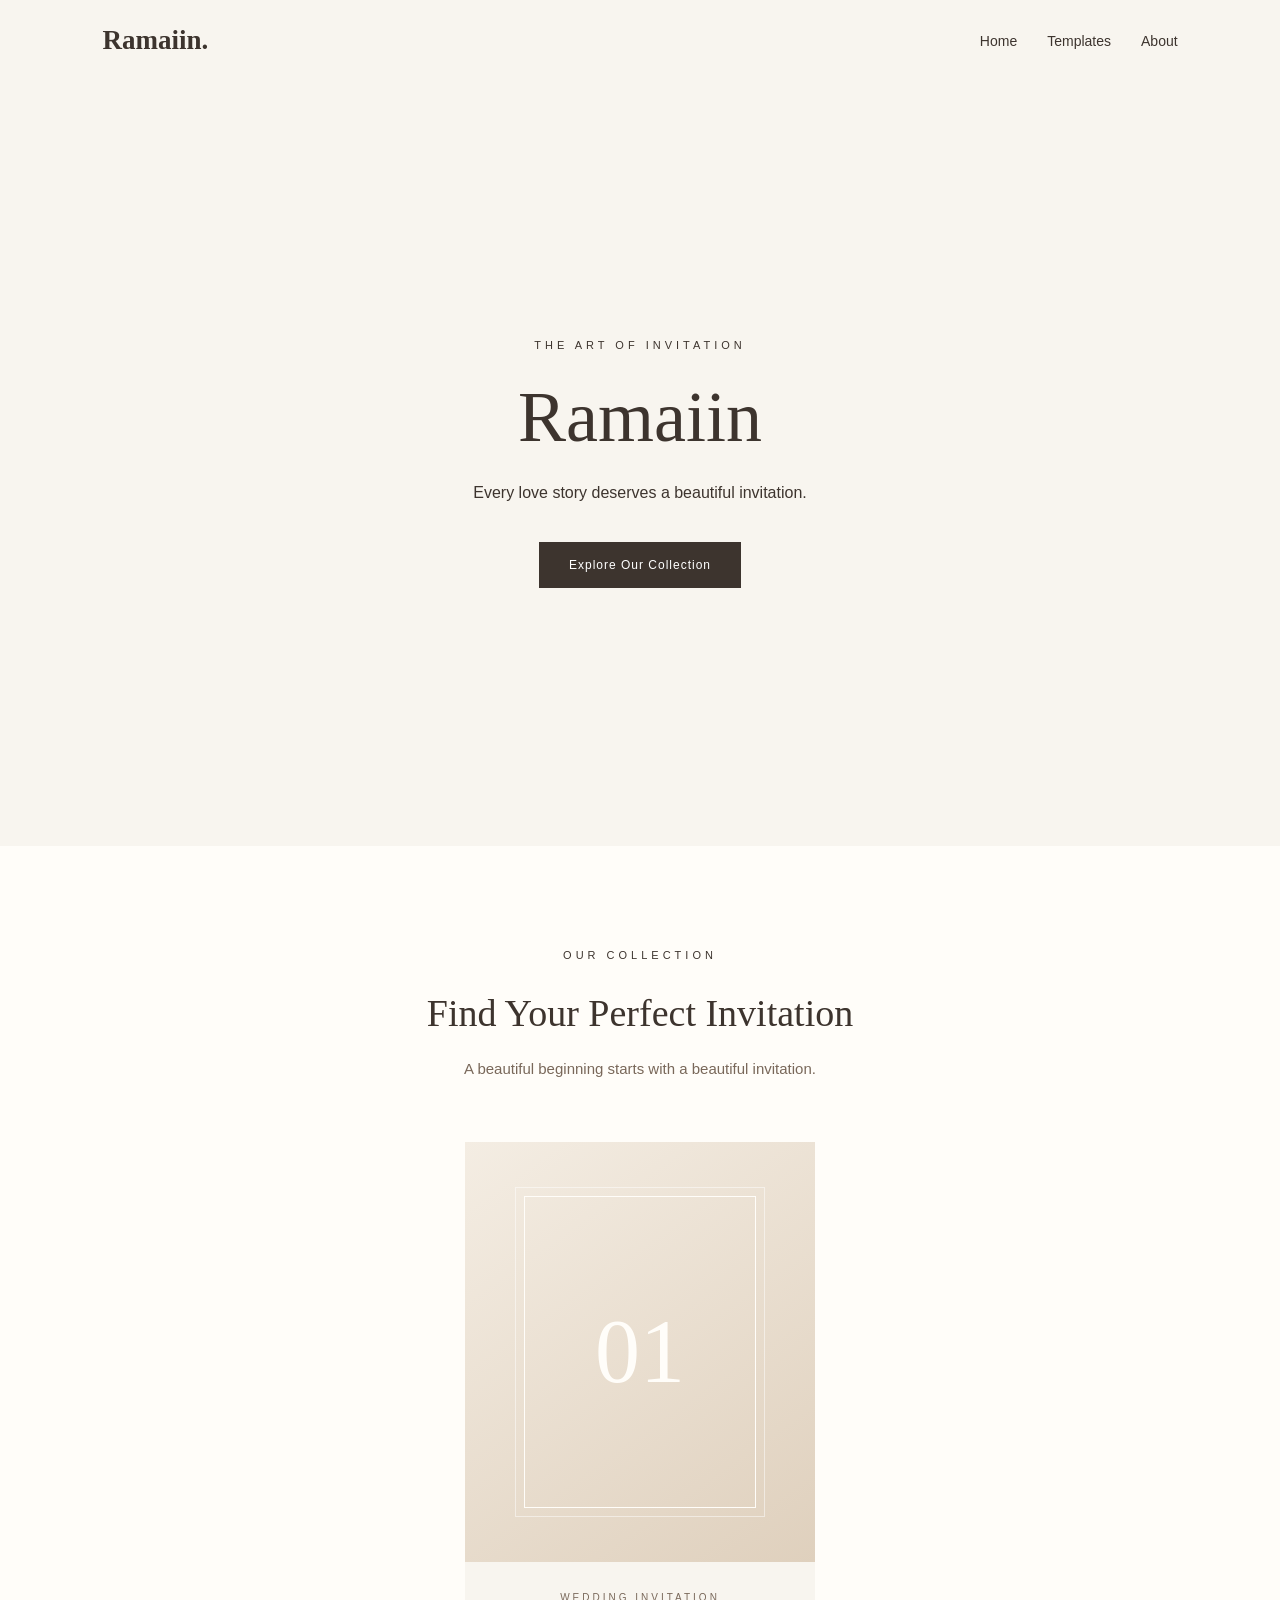
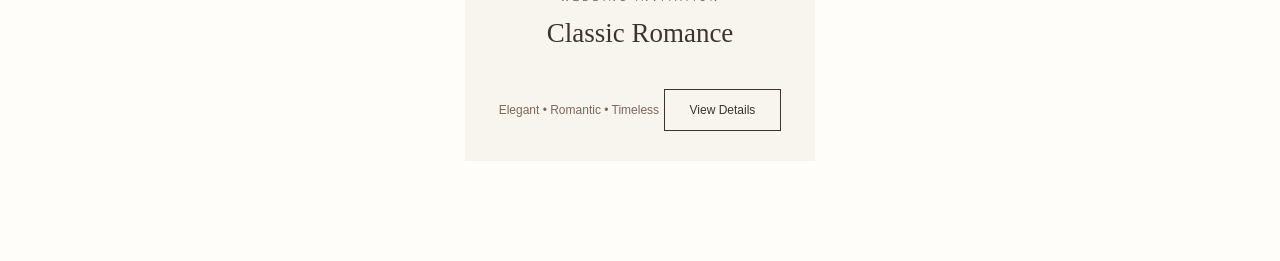
<file: index.html>
<!DOCTYPE html>
<html lang="id">
<head>
    <meta charset="UTF-8">
    <meta name="viewport" content="width=device-width, initial-scale=1.0">
    <title>Ramaiin | Digital Invitation</title>
    <link rel="stylesheet" href="style.css">
</head>

<body>

<!-- MENU NAVIGASI -->
<header>
    <nav class="navbar">
        <a href="#" class="logo">Ramaiin.</a>

        <div class="nav-links">
            <a href="#home">Home</a>
            <a href="#templates">Templates</a>
            <a href="#about">About</a>
        </div>
    </nav>
</header>

<!-- HALAMAN PEMBUKA -->
<section class="hero" id="home">
    <p class="eyebrow">THE ART OF INVITATION</p>

    <h1>Ramaiin</h1>

    <p class="description">
        Every love story deserves
        a beautiful invitation.
    </p>

    <a href="#templates" class="main-button">
        Explore Our Collection
    </a>
</section>
<!-- KATALOG TEMPLATE -->

<section class="templates" id="templates">

    <div class="section-heading">

        <p class="eyebrow">OUR COLLECTION</p>

        <h2>Find Your Perfect Invitation</h2>

        <p>

            A beautiful beginning starts

            with a beautiful invitation.

        </p>

    </div>
<!-- KARTU TEMPLATE -->
<div class="template-list">

    <div class="template-card">

        <div class="template-image">
            <span>01</span>
        </div>

        <div class="template-info">

            <p>WEDDING INVITATION</p>

            <h3>Classic Romance</h3>

            <span>Elegant • Romantic • Timeless</span>

         <a href="boy-girl.html" class="template-button">
    View Details
</a>

        </div>

    </div>

</div>
</section>
</body>
</html>
</file>
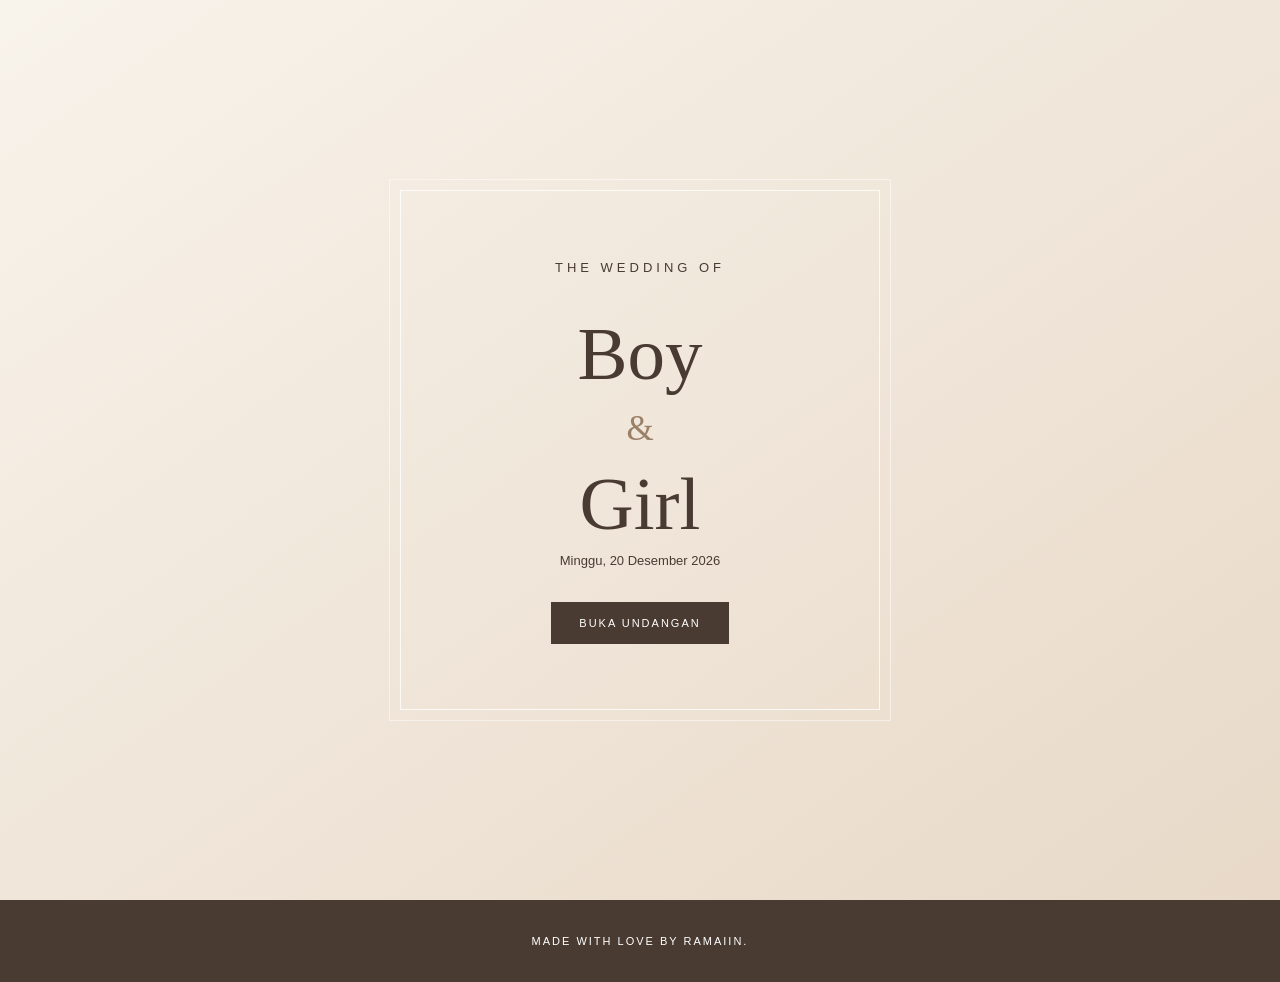
<file: boy-girl.html>
<!DOCTYPE html>
<html lang="id">
<head>
    <meta charset="UTF-8">
    <meta name="viewport" content="width=device-width, initial-scale=1.0">
    <title>The Wedding of Boy & Girl</title>
    <link rel="stylesheet" href="boy-girl.css">
</head>

<body>

    <header class="cover">
        <div class="cover-content">
            <p class="small-title">THE WEDDING OF</p>

            <h1>Boy</h1>
            <div class="ampersand">&</div>
            <h1>Girl</h1>

            <p>Minggu, 20 Desember 2026</p>

            <button class="primary-button" onclick="openInvitation()">
                BUKA UNDANGAN
            </button>
        </div>
    </header>

    <main id="invitation" hidden>

        <section class="couple-section">
            <p class="section-label">THE WEDDING INVITATION</p>
            <h2>Assalamualaikum Warahmatullahi Wabarakatuh</h2>

            <p class="intro">
                Dengan memohon rahmat dan ridho Allah SWT,
                kami mengundang teman-teman untuk hadir
                dan memberikan doa restu pada pernikahan kami.
            </p>

            <div class="couple-names">
                Boy<br>&<br>Girl
            </div>

            <p class="intro">
                Dua hati, satu tujuan, satu perjalanan baru.
            </p>
        </section>

        <section>
            <p class="section-label">SAVE THE DATE</p>
            <h2>Menuju Hari Bahagia</h2>

            <div class="countdown">
                <div class="time-box">
                    <strong id="days">00</strong>
                    <span>HARI</span>
                </div>

                <div class="time-box">
                    <strong id="hours">00</strong>
                    <span>JAM</span>
                </div>

                <div class="time-box">
                    <strong id="minutes">00</strong>
                    <span>MENIT</span>
                </div>

                <div class="time-box">
                    <strong id="seconds">00</strong>
                    <span>DETIK</span>
                </div>
            </div>
        </section>

        <section class="couple-section">
            <p class="section-label">WEDDING EVENT</p>
            <h2>Detail Acara</h2>

            <div class="event-card">
                <h3>Akad Nikah</h3>
                <p>Minggu, 20 Desember 2026</p>
                <p>Pukul 08.00 WITA - Selesai</p>
                <p>Lokasi: Nama Gedung / Tempat Acara</p>
            </div>

            <div class="event-card">
                <h3>Resepsi</h3>
                <p>Minggu, 20 Desember 2026</p>
                <p>Pukul 11.00 WITA - Selesai</p>
                <p>Lokasi: Nama Gedung / Tempat Acara</p>
            </div>
        </section>

        <section class="gallery">
            <p class="section-label">OUR MOMENTS</p>
            <h2>Gallery</h2>

            <div class="gallery-placeholder">
                Boy & Girl
            </div>
        </section>

        <section class="rsvp">
            <p class="section-label">KONFIRMASI KEHADIRAN</p>
            <h2>RSVP</h2>

            <p class="intro">
                Kami menantikan kehadiran dan doa teman-teman.
            </p>

            <form onsubmit="sendRSVP(event)">
                <input
                    type="text"
                    id="guestName"
                    placeholder="Nama lengkap"
                    required
                >

                <select id="attendance" required>
                    <option value="">Pilih kehadiran</option>
                    <option value="Hadir">Hadir</option>
                    <option value="Tidak dapat hadir">Tidak dapat hadir</option>
                </select>

                <button class="primary-button" type="submit">
                    KIRIM KONFIRMASI
                </button>
            </form>
        </section>

        <section>
            <p class="section-label">WITH LOVE</p>
            <h2>Boy & Girl</h2>
            <p class="intro">
                Terima kasih telah menjadi bagian dari
                cerita bahagia kami.
            </p>
        </section>

    </main>

    <footer>
        <p>MADE WITH LOVE BY RAMAIIN.</p>
    </footer>

    <script>
        function openInvitation() {
            const invitation = document.getElementById("invitation");
            invitation.hidden = false;
            invitation.scrollIntoView({ behavior: "smooth" });
        }

        const weddingDate =
            new Date("December 20, 2026 08:00:00").getTime();

        function updateCountdown() {
            const now = new Date().getTime();
            const distance = weddingDate - now;

            const days = Math.max(0, Math.floor(
                distance / (1000 * 60 * 60 * 24)
            ));

            const hours = Math.max(0, Math.floor(
                (distance % (1000 * 60 * 60 * 24)) /
                (1000 * 60 * 60)
            ));

            const minutes = Math.max(0, Math.floor(
                (distance % (1000 * 60 * 60)) / (1000 * 60)
            ));

            const seconds = Math.max(0, Math.floor(
                (distance % (1000 * 60)) / 1000
            ));

            document.getElementById("days").textContent = days;
            document.getElementById("hours").textContent = hours;
            document.getElementById("minutes").textContent = minutes;
            document.getElementById("seconds").textContent = seconds;
        }

        updateCountdown();
        setInterval(updateCountdown, 1000);

        function sendRSVP(event) {
            event.preventDefault();

            const name =
                document.getElementById("guestName").value;

            const attendance =
                document.getElementById("attendance").value;

            const message =
                "Halo Boy & Girl! Saya " + name +
                ". Konfirmasi kehadiran: " + attendance + ".";

            const url =
                "https://wa.me/6285248462992?text=" +
                encodeURIComponent(message);

            window.open(url, "_blank");
        }
    </script>

</body>
</html>
</file>
<file: style.css>
/* 1. PENGATURAN DASAR */
* {
    margin: 0;
    padding: 0;
    box-sizing: border-box;
}

html {
    scroll-behavior: smooth;
}

body {
    font-family: Arial, sans-serif;
    background-color: #f8f5ef;
    color: #3d342e;
}

/* 2. NAVIGASI */
.navbar {
    width: 100%;
    padding: 25px 8%;
    display: flex;
    justify-content: space-between;
    align-items: center;
}

.logo {
    font-family: Georgia, serif;
    font-size: 27px;
    font-weight: bold;
    color: #3d342e;
    text-decoration: none;
}

.nav-links {
    display: flex;
    gap: 30px;
}

.nav-links a {
    text-decoration: none;
    color: #3d342e;
    font-size: 14px;
}

/* 3. HALAMAN PEMBUKA */
.hero {
    min-height: 85vh;
    display: flex;
    flex-direction: column;
    justify-content: center;
    align-items: center;
    text-align: center;
    padding: 30px;
}

.eyebrow {
    font-size: 11px;
    letter-spacing: 4px;
    margin-bottom: 25px;
}

.hero h1 {
    font-family: Georgia, serif;
    font-size: 72px;
    font-weight: normal;
    margin-bottom: 20px;
}

.description {
    font-size: 16px;
    line-height: 1.8;
    max-width: 450px;
}

/* 4. TOMBOL UTAMA */
.main-button {
    display: inline-block;
    margin-top: 35px;
    padding: 16px 30px;
    background-color: #3d342e;
    color: white;
    text-decoration: none;
    font-size: 12px;
    letter-spacing: 1px;
    transition: 0.3s;
}

.main-button:hover {
    background-color: #79685a;
}

/* 5. KATALOG */
.templates {
    padding: 100px 8%;
    background-color: #fffdf9;
    text-align: center;
}

.section-heading {
    width: 100%;
    max-width: 650px;
    margin: 0 auto;
    text-align: center;
}

.section-heading h2 {
    font-family: Georgia, serif;
    font-size: 38px;
    font-weight: normal;
    margin: 20px 0;
}

.section-heading p {
    line-height: 1.8;
}

.section-heading > p:last-child {
    font-size: 15px;
    color: #79685a;
}

/* 6. KARTU TEMPLATE */
.template-list {
    display: flex;
    justify-content: center;
    margin-top: 60px;
}

.template-card {
    width: 100%;
    max-width: 350px;
    background-color: #f8f5ef;
    text-align: center;
    transition: transform 0.3s ease, box-shadow 0.3s ease;
}

.template-card:hover {
    transform: translateY(-8px);
    box-shadow: 0 15px 35px rgba(61, 52, 46, 0.10);
}

/* 7. GAMBAR DAN BINGKAI */
.template-image {
    height: 420px;
    background: linear-gradient(145deg, #f4ede3, #dfd0bd);
    display: flex;
    justify-content: center;
    align-items: center;
    position: relative;
    overflow: hidden;
}

.template-image::before {
    content: "";
    position: absolute;
    width: 230px;
    height: 310px;
    border: 1px solid #fffdf9;
    outline: 1px solid rgba(255,255,255,0.5);
    outline-offset: 8px;
}

.template-image span {
    font-family: Georgia, serif;
    font-size: 90px;
    color: #fffdf9;
    z-index: 1;
}

/* 8. INFORMASI TEMPLATE */
.template-info {
    padding: 30px 20px;
}

.template-info p {
    font-size: 10px;
    letter-spacing: 3px;
    color: #79685a;
}

.template-info h3 {
    font-family: Georgia, serif;
    font-size: 27px;
    font-weight: normal;
    margin: 15px 0;
}

.template-info span {
    font-size: 12px;
    color: #79685a;
}

.template-button {
    display: inline-block;
    margin-top: 25px;
    padding: 13px 25px;
    border: 1px solid #3d342e;
    color: #3d342e;
    text-decoration: none;
    font-size: 12px;
    transition: 0.3s;
}

.template-button:hover {
    background-color: #3d342e;
    color: white;
}

/* 9. TAMPILAN HP DAN IPAD */
@media (max-width: 600px) {
    .navbar {
        padding: 22px 6%;
    }

    .nav-links {
        gap: 13px;
    }

    .nav-links a {
        font-size: 11px;
    }

    .hero h1 {
        font-size: 54px;
    }

    .templates {
        padding: 75px 6%;
    }

    .section-heading h2 {
        font-size: 30px;
    }
}
</file>
<file: boy-girl.css>
* {
    margin: 0;
    padding: 0;
    box-sizing: border-box;
}

html {
    scroll-behavior: smooth;
}

body {
    font-family: Arial, sans-serif;
    background: #f8f5ef;
    color: #493b32;
}

.cover {
    min-height: 100vh;
    display: flex;
    justify-content: center;
    align-items: center;
    text-align: center;
    padding: 30px 20px;
    background: linear-gradient(145deg, #f8f3eb, #e8d9c8);
}

.cover-content {
    border: 1px solid rgba(255,255,255,.8);
    outline: 1px solid rgba(255,255,255,.5);
    outline-offset: 10px;
    padding: 65px 35px;
    width: 100%;
    max-width: 480px;
}

.small-title {
    font-size: 11px;
    letter-spacing: 4px;
    margin-bottom: 30px;
}

.cover h1 {
    font-family: Georgia, serif;
    font-size: clamp(48px, 10vw, 75px);
    font-weight: normal;
    line-height: 1.2;
}

.ampersand {
    font-family: Georgia, serif;
    font-size: 35px;
    margin: 10px 0;
    color: #9b8068;
}

.cover p {
    line-height: 1.8;
    font-size: 13px;
}

.primary-button {
    display: inline-block;
    margin-top: 30px;
    padding: 15px 28px;
    background: #493b32;
    color: white;
    text-decoration: none;
    font-size: 11px;
    letter-spacing: 2px;
    border: none;
    cursor: pointer;
}

section {
    padding: 90px 22px;
    text-align: center;
}

.section-label {
    font-size: 10px;
    letter-spacing: 4px;
    color: #9b8068;
    margin-bottom: 20px;
}

h2 {
    font-family: Georgia, serif;
    font-size: clamp(30px, 6vw, 45px);
    font-weight: normal;
    margin-bottom: 25px;
}

.intro {
    max-width: 570px;
    margin: auto;
    line-height: 1.9;
    font-size: 14px;
}

.couple-section {
    background: #fffdf9;
}

.couple-names {
    font-family: Georgia, serif;
    font-size: 35px;
    line-height: 1.6;
}

.event-card {
    max-width: 650px;
    margin: 35px auto 0;
    padding: 35px 20px;
    background: #fffdf9;
    border: 1px solid #e7ddd0;
    line-height: 2;
}

.event-card h3 {
    font-family: Georgia, serif;
    font-size: 25px;
    font-weight: normal;
    margin-bottom: 15px;
}

.countdown {
    display: flex;
    justify-content: center;
    gap: 15px;
    flex-wrap: wrap;
    margin-top: 35px;
}

.time-box {
    min-width: 75px;
    padding: 18px 10px;
    background: #fffdf9;
    border: 1px solid #e7ddd0;
}

.time-box strong {
    display: block;
    font-family: Georgia, serif;
    font-size: 25px;
}

.time-box span {
    font-size: 9px;
    letter-spacing: 1px;
}

.gallery {
    background: #fffdf9;
}

.gallery-placeholder {
    max-width: 550px;
    height: 350px;
    margin: 30px auto 0;
    display: flex;
    justify-content: center;
    align-items: center;
    background: linear-gradient(145deg, #eee4d8, #d8c5b0);
    color: white;
    font-family: Georgia, serif;
    font-size: 24px;
}

.rsvp {
    background: #eee5da;
}

.rsvp input,
.rsvp select {
    width: 100%;
    max-width: 400px;
    padding: 15px;
    margin: 8px auto;
    display: block;
    border: 1px solid #d7c8b7;
    background: #fffdf9;
    font-size: 14px;
}

.rsvp button {
    margin-top: 15px;
}

footer {
    padding: 35px 20px;
    text-align: center;
    font-size: 11px;
    letter-spacing: 2px;
    background: #493b32;
    color: white;
}

@media (max-width: 600px) {
    section {
        padding: 70px 20px;
    }

    .cover-content {
        padding: 55px 20px;
    }

    .gallery-placeholder {
        height: 280px;
    }
}
</file>
